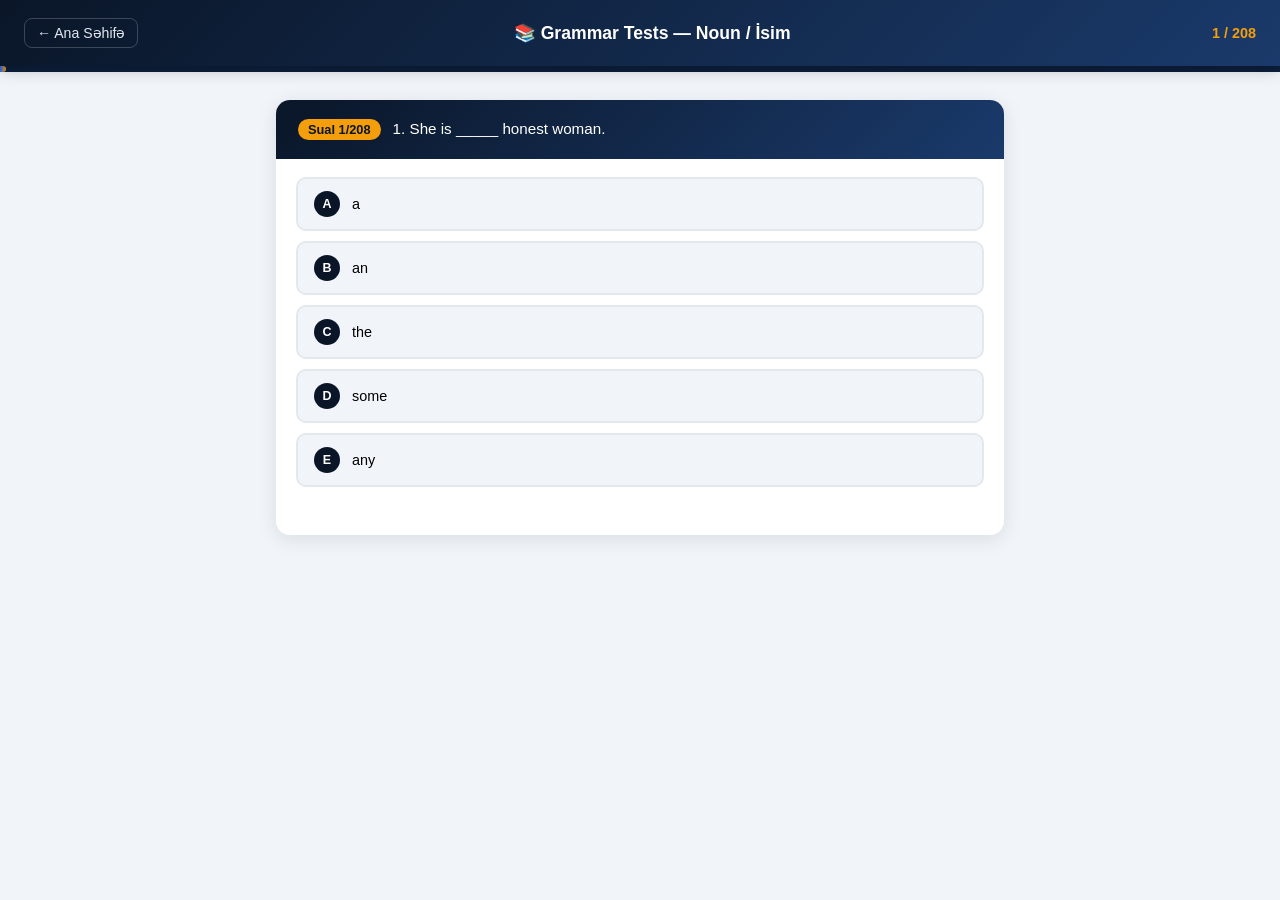
<file: quiz-grammar.html>
<!DOCTYPE html>
<html lang="en">
<head>
<meta charset="UTF-8"/>
<meta name="viewport" content="width=device-width, initial-scale=1.0"/>
<title>Grammar Tests - Noun | Şəhla Müseyibova</title>
<link rel="stylesheet" href="quiz-template.css"/>
</head>
<body>
<div class="quiz-header">
  <a href="index.html">&#8592; Ana Səhifə</a>
  <div class="quiz-title">&#128218; Grammar Tests — Noun / İsim</div>
  <div class="quiz-counter" id="counter">1 / 208</div>
</div>
<div class="progress-wrap"><div class="progress-bar" id="progressBar" style="width:0.5%"></div></div>
<main id="quizMain"></main>
<div id="result-screen">
  <div class="result-emoji" id="resultEmoji">&#127942;</div>
  <div class="result-title">Test Başa Çatdı!</div>
  <div class="result-score" id="resultScore"></div>
  <div class="result-detail">
    <div class="result-stat"><div class="result-stat-num stat-c" id="correctCount">0</div><div class="result-stat-lbl">&#10003; Düzgün</div></div>
    <div class="result-stat"><div class="result-stat-num stat-w" id="wrongCount">0</div><div class="result-stat-lbl">&#10007; Yanlış</div></div>
    <div class="result-stat"><div class="result-stat-num" style="color:#2563eb" id="percentCount">0%</div><div class="result-stat-lbl">Nəticə</div></div>
  </div>
  <button class="restart-btn" onclick="restartQuiz()">&#128257; Yenidən Başla</button>
  <a href="index.html" class="back-btn-result">&#127968; Ana Səhifə</a>
</div>
<script src="quiz-grammar-data.js"></script>
<script>
var score=0,wrong=0;
function buildQuestions(){
  var main=document.getElementById("quizMain");
  main.innerHTML="";
  questions.forEach(function(q,i){
    var card=document.createElement("div");
    card.className="question-card"+(i===0?" active":"");
    card.id="q"+i;
    var L=["A","B","C","D","E"];
    var optsHtml=q.opts.map(function(opt,oi){
      return "<button class=\"option-btn\" onclick=\"answer("+i+","+oi+")\" id=\"opt_"+i+"_"+oi+"\"><span class=\"option-label\">"+L[oi]+"</span><span>"+opt+"</span></button>";
    }).join("");
    card.innerHTML="<div class=\"q-header\"><span class=\"q-number\">Sual "+(i+1)+"/"+questions.length+"</span><span class=\"q-text\">"+q.q+"</span></div><div class=\"options\">"+optsHtml+"</div><div class=\"feedback\" id=\"fb_"+i+"\"></div><div class=\"q-nav\"><button class=\"next-btn\" id=\"next_"+i+"\" onclick=\"nextQ("+i+")\">"+( i<questions.length-1?"Növbəti &#8594;":"Nəticə &#128202;")+"</button></div>";
    main.appendChild(card);
  });
}
function answer(qIdx,optIdx){
  var q=questions[qIdx];
  var btns=document.querySelectorAll("[id^=\"opt_"+qIdx+"_\"]");
  for(var b=0;b<btns.length;b++){btns[b].disabled=true;}
  var fb=document.getElementById("fb_"+qIdx);
  var L=["A","B","C","D","E"];
  if(optIdx===q.ans){
    score++;
    document.getElementById("opt_"+qIdx+"_"+optIdx).classList.add("correct");
    fb.innerHTML="&#10003; Düzgündür!";
    fb.className="feedback show correct-fb";
  } else {
    wrong++;
    document.getElementById("opt_"+qIdx+"_"+optIdx).classList.add("wrong");
    document.getElementById("opt_"+qIdx+"_"+q.ans).classList.add("correct");
    fb.innerHTML="&#10007; Yanlışdır! Düzgün cavab: "+L[q.ans]+") "+q.opts[q.ans];
    fb.className="feedback show wrong-fb";
  }
  document.getElementById("next_"+qIdx).classList.add("show");
}
function nextQ(cur){
  document.getElementById("q"+cur).classList.remove("active");
  var nxt=cur+1;
  if(nxt<questions.length){
    document.getElementById("q"+nxt).classList.add("active");
    var pct=Math.round((nxt/questions.length)*100);
    document.getElementById("progressBar").style.width=Math.max(pct,1)+"%";
    document.getElementById("counter").textContent=(nxt+1)+" / "+questions.length;
  } else {showResult();}
}
function showResult(){
  document.getElementById("quizMain").style.display="none";
  document.getElementById("result-screen").classList.add("show");
  var pct=Math.round((score/questions.length)*100);
  var el=document.getElementById("resultScore");
  el.textContent=score+" / "+questions.length;
  el.className="result-score "+(pct>=70?"score-green":pct>=50?"score-yellow":"score-red");
  document.getElementById("resultEmoji").textContent=pct>=70?"&#127942;":"&#128170;";
  document.getElementById("correctCount").textContent=score;
  document.getElementById("wrongCount").textContent=wrong;
  document.getElementById("percentCount").textContent=pct+"%";
  document.getElementById("progressBar").style.width="100%";
}
function restartQuiz(){
  score=0;wrong=0;
  document.getElementById("result-screen").classList.remove("show");
  document.getElementById("quizMain").style.display="";
  document.getElementById("progressBar").style.width="0.5%";
  document.getElementById("counter").textContent="1 / "+questions.length;
  buildQuestions();
}
buildQuestions();
</script>
</body>
</html>
</file>
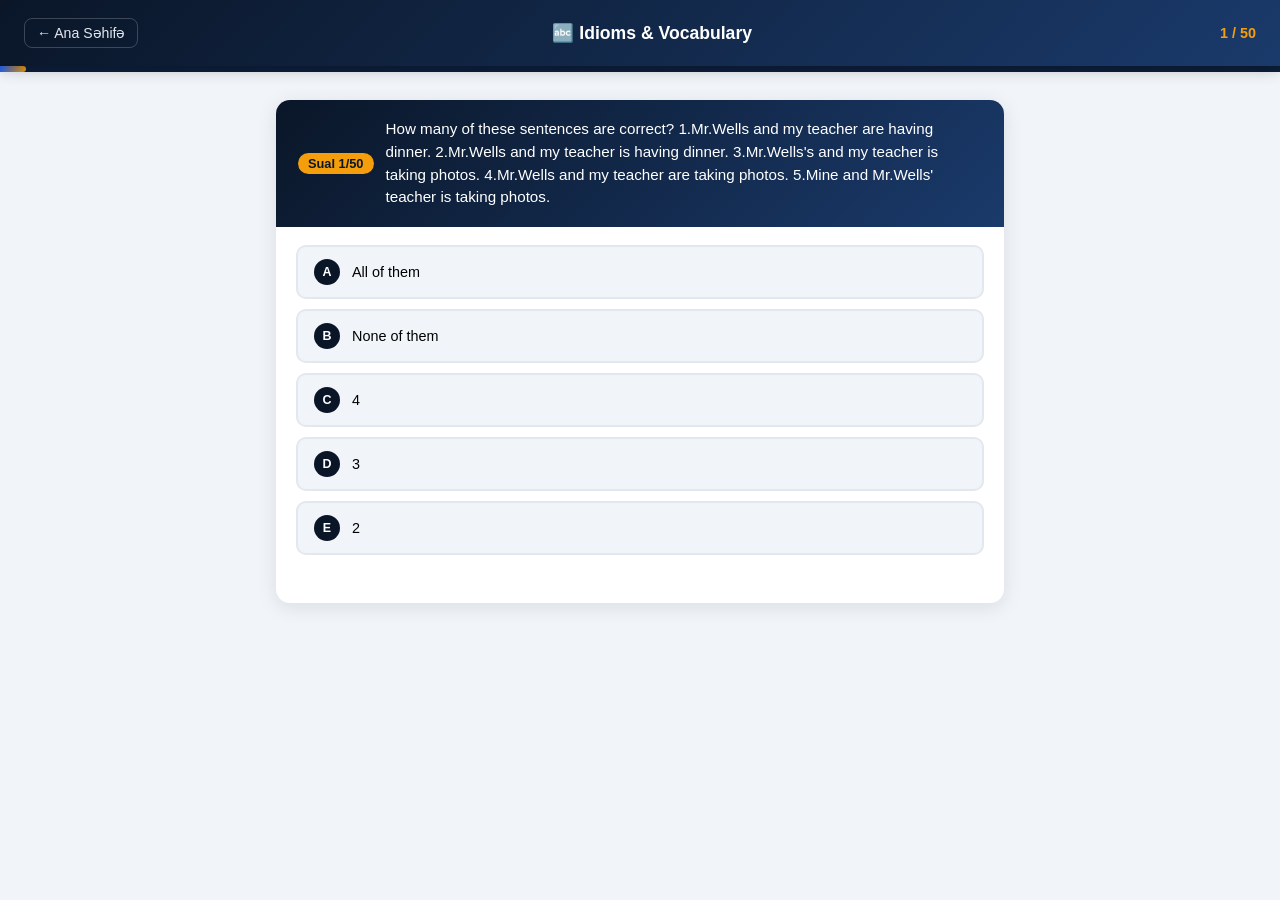
<file: quiz-idioms.html>
<!DOCTYPE html>
<html lang="en">
<head>
<meta charset="UTF-8"/>
<meta name="viewport" content="width=device-width, initial-scale=1.0"/>
<title>Idioms & Vocabulary Test</title>
<link rel="stylesheet" href="quiz-template.css"/>
</head>
<body>
<div class="quiz-header">
  <a href="index.html">← Ana Səhifə</a>
  <div class="quiz-title">🔤 Idioms &amp; Vocabulary</div>
  <div class="quiz-counter" id="counter">1 / 50</div>
</div>
<div class="progress-wrap"><div class="progress-bar" id="progressBar" style="width:2%"></div></div>
<main id="quizMain"></main>
<div id="result-screen">
  <div class="result-emoji" id="resultEmoji">🎉</div>
  <div class="result-title">Test Başa Çatdı!</div>
  <div class="result-score" id="resultScore"></div>
  <div class="result-detail">
    <div class="result-stat"><div class="result-stat-num stat-c" id="correctCount">0</div><div class="result-stat-lbl">✅ Düzgün</div></div>
    <div class="result-stat"><div class="result-stat-num stat-w" id="wrongCount">0</div><div class="result-stat-lbl">❌ Yanlış</div></div>
    <div class="result-stat"><div class="result-stat-num" style="color:#2563eb" id="percentCount">0%</div><div class="result-stat-lbl">Nəticə</div></div>
  </div>
  <button class="restart-btn" onclick="restartQuiz()">🔄 Yenidən Başla</button>
  <a href="index.html" class="back-btn-result">🏠 Ana Səhifə</a>
</div>
<script>
var questions=[
{q:"How many of these sentences are correct? 1.Mr.Wells and my teacher are having dinner. 2.Mr.Wells and my teacher is having dinner. 3.Mr.Wells's and my teacher is taking photos. 4.Mr.Wells and my teacher are taking photos. 5.Mine and Mr.Wells' teacher is taking photos.",opts:["All of them","None of them","4","3","2"],ans:0},
{q:"One of the given idioms means 'with part of the pages folded down as the result of a lot of use'.",opts:["Why don't you take the bull by the horns and tell him to leave?","If libraries buy new copies of popular books, which they have to do because popular books become dog-eared and worn, more royalties go to the heirs.","I'd love to be a fly on the wall when those two get home!","Everyone knows it's a dog's life in this business.","I had a frog in my throat and had to clear my throat several times before I could answer."],ans:3},
{q:"After two hours spent wandering in the snow, I realized we were on ...",opts:["a wolf in sheep's clothing","bookworms","like a fish out of water","a pig sty","a wild goose chase"],ans:3},
{q:"I know it's true, because I got it straight from ... — Katie told me herself.",opts:["the dog's mouth","the frog's eyes","the horse's mouth","the chicken's feather","the donkey's eyes"],ans:2},
{q:"Which of the given words has the definitions: 'a wide street in a town or city', 'a wide straight road with trees on both sides', 'a choice or way of making progress towards something'?",opts:["forest","street","avenue","fountain","department store"],ans:2},
{q:"How do we call the person whose job is making and repairing wooden objects and structures?",opts:["carpet","designer","carpenter","babysitter","winner"],ans:0},
{q:"... means 'to fasten something in place' / 'to fasten pieces of cloth together temporarily with long, loose stitches before sewing them finally'?",opts:["stick","trick","promise","tack","kick"],ans:4},
{q:"'Clip' means ...",opts:["a small metal or plastic object used for holding things together or in place","a piece of thick woven material made of wool","sweet food made of sugar and/or chocolate, eaten between meals","a tall plant grown for its large yellow grains used for making flour","a small part of a machine that you press to make it work"],ans:2},
{q:"Choose the sentence without predicate noun.",opts:["Love is a virtue.","He looks like a really bully.","Jenny, I have some problems.","Sorry, Mr. President, it was my fault.","Maybe this is a blessing in disguise."],ans:3},
{q:"It's time to ... your schoolwork ... — you can't rely on your friends to help you with every class.",opts:["take / into your own hands","put / into your own hands","give / into own hands","have time / on your hands","have your hands full"],ans:2},
{q:"One of the idioms means 'to try to discover things which do not involve you'.",opts:["I wish my neighbors would quit sticking their noses in and just leave us alone!","She turned up her nose at the job because she didn't think it had enough status.","Kids in my class were all ears when I was telling them the story.","Hey kids, shake a leg! You're going to be late for school!","I made the mildest of criticisms and he jumped down my throat."],ans:4},
{q:"The children broke the window pane while playing and had to ... when their parents returned home.",opts:["vanish off the face of the earth","somebody's face","get a long face","face the music","put a face to a name"],ans:2},
{q:"'...' means 'to fail or make an embarrassing mistake when you try to do something'.",opts:["do sth till you are blue in face","take sth at face value","fall flat on your face","be written all over your face","to sb's face"],ans:1},
{q:"I (hope) that our team will win the championship again this year.",opts:["am twisting me round my little finger","am having something at my finger-tips","am crossing my fingers","am under his thumb","am counting the fingers of one hand"],ans:1},
{q:"I usually have my address book at my fingertips. This means ...",opts:["to believe in luck","to buy","a talent for gardening","to persuade somebody to do anything you want","to be able to find it easily"],ans:1},
{q:"Now we have fewer staff in this department, I'm rushed off my feet. This means ...",opts:["I am very busy.","I am very happy.","I am very disappointed.","I am very excited.","I am feeling suspicious."],ans:0},
{q:"Which of these idioms means 'to go to a place'?",opts:["stand on your own feet","keep your feet on the ground","land on your feet","think on your feet","set foot in/on"],ans:3},
{q:"One of these idioms means 'used to say that someone becomes sad or disappointed about something'.",opts:["break sb's heart","have heart-to-heart about sth","heart sink","have a change of heart","have heart of stone"],ans:3},
{q:"I didn't want to believe it, but ... I knew that it was true.",opts:["heart is in sth","have a heart of gold","near to your heart","in my heart of hearts","a woman after your own heart"],ans:1},
{q:"Match the proverbs with their definitions: 1.Every cloud has a silver lining. 2.The grass is always greener on the other side of the fence. 3.The squeaky wheel gets the grease. Which order matches: a.complaining gets attention b.others' lives look better c.difficult times lead to better things?",opts:["1c, 2b, 3a","1a, 2c, 3b","1b, 2a, 3c","1c, 2a, 3b","1a, 2b, 3c"],ans:0},
{q:"My sister lives in Alaska, so I only see her once in a blue moon. This means ...",opts:["very often","not very often","always","usually","once a month"],ans:1},
{q:"Almost 3,000 jobs have been lost recently, and a further 3,000 are on a line. This means ...",opts:["are sacked","are abroad","are satisfied","want a higher salary","are at risk"],ans:1},
{q:"We'd been out walking all day and I was on my last legs when we reached the hotel. This means ...",opts:["very happy","very tired","very disappointed","very astonished","very thoughtful"],ans:0},
{q:"Match the sentences with the phrasal verb 'take': 1.She took me ... completely with her story. 2.Halfway through the chapter I realized I hadn't taken anything .... 3.How many teeth did the dentist take ...? 4.I've taken ... waking up very early. 5.He hasn't taken ... his new school.",opts:["1-in, 2-in, 3-out, 4-to, 5-to","1-in, 2-in, 3-out, 4-to, 5-to","1-to, 2-in, 3-out, 4-to, 5-to","1-in, 2-in, 3-out, 4-to, 5-in","1-in, 2-out, 3-in, 4-to, 5-to"],ans:1},
{q:"Match the phrasal verbs: 1.Glenn has taken ... painting. 2.As the plane was taking ..., I realised I hadn't turned off the iron. 3.It must be difficult to give ... teaching in order to travel. 4.John's always been difficult. He must take ... his dad. 5.This meat can't be fresh — taking it ... to the butcher. 6.Brendan was taken ... by her sudden question. 7.He was homeless, so we took him ....",opts:["1-up, 2-off, 3-up, 4-after, 5-back, 6-aback, 7-in","1-off, 2-up, 3-back, 4-after, 5-in, 6-aback, 7-up","1-up, 2-off, 3-up, 4-in, 5-back, 6-aback, 7-after","1-after, 2-off, 3-up, 4-up, 5-back, 6-in, 7-aback","1-up, 2-in, 3-off, 4-after, 5-back, 6-aback, 7-up"],ans:0},
{q:"Match 1-5 with a-e: 1.an apparent misfortune that eventually has good results. 2.unexpectedly. 3.to stop behaving or living in a way that is not practical. 4.to need to consider something again, because you are wrong. 5.to get more than one expected.",opts:["1-a (blessing in disguise), 2-c (out of the blue), 3-e (come back to earth), 4-d (got another think coming), 5-b (harder than one bargains for)","1-b, 2-a, 3-c, 4-d, 5-e","1-c, 2-b, 3-a, 4-e, 5-d","1-a, 2-b, 3-c, 4-d, 5-e","1-d, 2-c, 3-b, 4-a, 5-e"],ans:2},
{q:"'To have/keep an eye on someone or something' means ...",opts:["to be in love with someone","to watch carefully","to be jealous of someone","to ignore someone","to forget someone"],ans:2},
{q:"'To turn a blind eye to something' means ...",opts:["to look at something carefully","to pretend not to notice","to be surprised at something","to correct a mistake","to explain something clearly"],ans:4},
{q:"Which idiom means 'to avoid making a decision or taking sides in a dispute'?",opts:["keep your chin up","sit on the fence","bite the bullet","burn bridges","miss the boat"],ans:4},
{q:"'It cost an arm and a leg' means ...",opts:["it was very cheap","it was very expensive","it was dangerous","it was unnecessary","it was stolen"],ans:0},
{q:"'To bite the bullet' means ...",opts:["to eat too fast","to be very aggressive","to endure a difficult or painful situation","to make a careless mistake","to refuse to cooperate"],ans:2},
{q:"Which idiom means 'to suddenly become very angry'?",opts:["hit the nail on the head","hit the roof","hit the road","hit the books","hit the sack"],ans:3},
{q:"'To let the cat out of the bag' means ...",opts:["to release a cat","to reveal a secret unintentionally","to make someone angry","to cause a lot of trouble","to be very mysterious"],ans:0},
{q:"'Under the weather' means ...",opts:["outside in bad weather","feeling ill or unwell","being very successful","working too hard","being very cold"],ans:1},
{q:"Which idiom means 'to not tell someone important news until the last moment'?",opts:["add fuel to the fire","keep someone in the dark","bite the hand that feeds you","pass the buck","pull someone's leg"],ans:3},
{q:"'To pull someone's leg' means ...",opts:["to hurt someone physically","to force someone to do something","to joke with someone or tell them something that is not true","to help someone in need","to follow someone secretly"],ans:4},
{q:"Which idiom means 'very common and not interesting or exciting'?",opts:["out of the blue","run-of-the-mill","once in a blue moon","at the drop of a hat","in the same boat"],ans:1},
{q:"'In the same boat' means ...",opts:["travelling together","sharing the same difficult situation","working together on a project","having the same hobby","living in the same place"],ans:1},
{q:"'To get cold feet' means ...",opts:["to feel physically cold","to become nervous or frightened about doing something you had planned to do","to refuse someone's request","to fail at something important","to lose a competition"],ans:3},
{q:"Which idiom means 'to finally understand something after a long time'?",opts:["see eye to eye","see the light","see red","see the big picture","see through someone"],ans:3},
{q:"'To see eye to eye' means ...",opts:["to stare at someone","to agree with someone about something","to be physically close to someone","to compete with someone","to misunderstand someone"],ans:2},
{q:"'To beat around the bush' means ...",opts:["to exercise in the garden","to avoid talking about what is most important","to make a lot of noise","to search for something carefully","to hide in a forest"],ans:3},
{q:"Which idiom means 'to do something difficult or risky that might fail'?",opts:["jump on the bandwagon","go out on a limb","pass the buck","sit on the fence","bite the hand that feeds you"],ans:3},
{q:"'To burn the midnight oil' means ...",opts:["to waste energy","to work or study late into the night","to be very angry","to celebrate something","to cause a fire"],ans:0},
{q:"Which idiom means 'to decide to do something at the last minute without planning'?",opts:["play it by ear","bite off more than you can chew","let sleeping dogs lie","kick the bucket","jump to conclusions"],ans:0},
{q:"'To bite off more than you can chew' means ...",opts:["to eat too much food","to take on more responsibility than you can handle","to be very greedy","to make a careless mistake","to refuse help from others"],ans:4},
{q:"'Let sleeping dogs lie' means ...",opts:["to be lazy","to avoid bringing up old problems or arguments","to be very quiet","to ignore everyone around you","to pretend to sleep"],ans:1},
{q:"Which idiom means 'to die'?",opts:["kick the bucket","bite the bullet","hit the sack","see the light","jump the gun"],ans:4},
{q:"'To jump to conclusions' means ...",opts:["to be very athletic","to make a quick decision without thinking carefully first","to celebrate success","to be overly enthusiastic","to agree with everyone"],ans:0},
{q:"'The ball is in your court' means ...",opts:["you are playing sport","it is now your turn to take action or make a decision","you have won a game","you are responsible for someone else","you need to ask for help"],ans:2}
];
var score=0,wrong=0;
function buildQuestions(){
  var main=document.getElementById("quizMain");
  main.innerHTML="";
  questions.forEach(function(q,i){
    var card=document.createElement("div");
    card.className="question-card"+(i===0?" active":"");
    card.id="q"+i;
    var L=["A","B","C","D","E"];
    var optsHtml=q.opts.map(function(opt,oi){
      return "<button class=\"option-btn\" onclick=\"answer("+i+","+oi+")\" id=\"opt_"+i+"_"+oi+"\"><span class=\"option-label\">"+L[oi]+"</span><span>"+opt+"</span></button>";
    }).join("");
    card.innerHTML="<div class=\"q-header\"><span class=\"q-number\">Sual "+(i+1)+"/"+questions.length+"</span><span class=\"q-text\">"+q.q+"</span></div><div class=\"options\">"+optsHtml+"</div><div class=\"feedback\" id=\"fb_"+i+"\"></div><div class=\"q-nav\"><button class=\"next-btn\" id=\"next_"+i+"\" onclick=\"nextQ("+i+")\">"+( i<questions.length-1?"Novbeti &#8594;":"Netice &#128202;")+"</button></div>";
    main.appendChild(card);
  });
}
function answer(qIdx,optIdx){
  var q=questions[qIdx];
  var btns=document.querySelectorAll("[id^=\"opt_"+qIdx+"_\"]");
  for(var b=0;b<btns.length;b++){btns[b].disabled=true;}
  var fb=document.getElementById("fb_"+qIdx);
  var L=["A","B","C","D","E"];
  if(optIdx===q.ans){
    score++;
    document.getElementById("opt_"+qIdx+"_"+optIdx).classList.add("correct");
    fb.innerHTML="&#10003; Duzgundur!";
    fb.className="feedback show correct-fb";
  } else {
    wrong++;
    document.getElementById("opt_"+qIdx+"_"+optIdx).classList.add("wrong");
    document.getElementById("opt_"+qIdx+"_"+q.ans).classList.add("correct");
    fb.innerHTML="&#10007; Yanlisdir! Duzgun cavab: "+L[q.ans]+") "+q.opts[q.ans];
    fb.className="feedback show wrong-fb";
  }
  document.getElementById("next_"+qIdx).classList.add("show");
}
function nextQ(cur){
  document.getElementById("q"+cur).classList.remove("active");
  var nxt=cur+1;
  if(nxt<questions.length){
    document.getElementById("q"+nxt).classList.add("active");
    var pct=Math.round((nxt/questions.length)*100);
    document.getElementById("progressBar").style.width=Math.max(pct,1)+"%";
    document.getElementById("counter").textContent=(nxt+1)+" / "+questions.length;
  } else {showResult();}
}
function showResult(){
  document.getElementById("quizMain").style.display="none";
  document.getElementById("result-screen").classList.add("show");
  var pct=Math.round((score/questions.length)*100);
  var el=document.getElementById("resultScore");
  el.textContent=score+" / "+questions.length;
  el.className="result-score "+(pct>=70?"score-green":pct>=50?"score-yellow":"score-red");
  document.getElementById("resultEmoji").textContent=pct>=70?"🎉":pct>=50?"👍":"💪";
  document.getElementById("correctCount").textContent=score;
  document.getElementById("wrongCount").textContent=wrong;
  document.getElementById("percentCount").textContent=pct+"%";
  document.getElementById("progressBar").style.width="100%";
}
function restartQuiz(){
  score=0;wrong=0;
  document.getElementById("result-screen").classList.remove("show");
  document.getElementById("quizMain").style.display="";
  document.getElementById("progressBar").style.width="2%";
  document.getElementById("counter").textContent="1 / "+questions.length;
  buildQuestions();
}
buildQuestions();
</script>
</body>
</html>
</file>
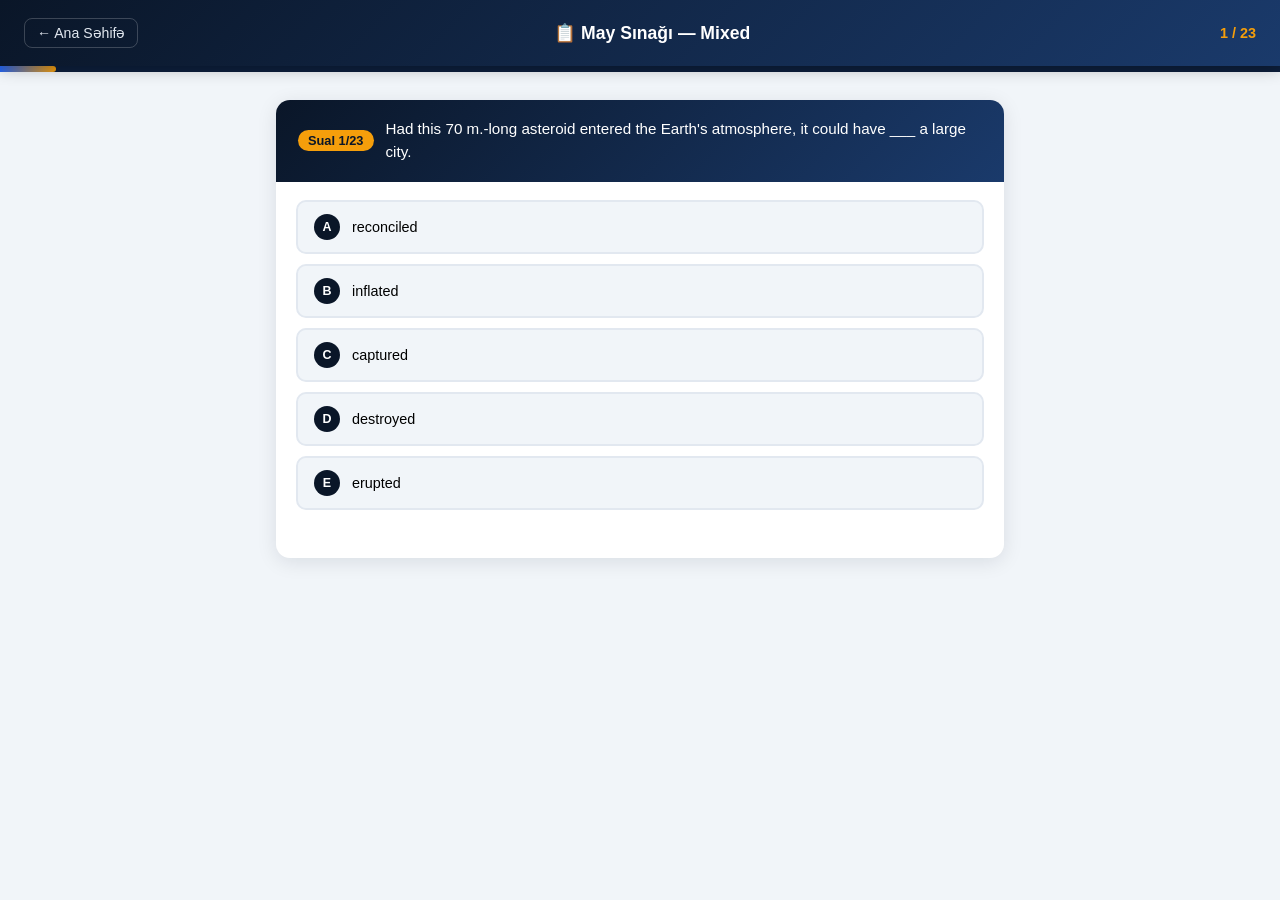
<file: quiz-mixed.html>
<!DOCTYPE html>
<html lang="en">
<head>
<meta charset="UTF-8"/>
<meta name="viewport" content="width=device-width, initial-scale=1.0"/>
<title>May Sınağı — Mixed Grammar Test</title>
<link rel="stylesheet" href="quiz-template.css"/>
</head>
<body>

<div class="quiz-header">
  <a href="index.html">← Ana Səhifə</a>
  <div class="quiz-title">📋 May Sınağı — Mixed</div>
  <div class="quiz-counter" id="counter">1 / 23</div>
</div>
<div class="progress-wrap">
  <div class="progress-bar" id="progressBar" style="width:4.35%"></div>
</div>

<main id="quizMain">
  <!-- Questions injected by JS -->
</main>

<div id="result-screen">
  <div class="result-emoji" id="resultEmoji">🎉</div>
  <div class="result-title">Test Başa Çatdı!</div>
  <div class="result-score" id="resultScore"></div>
  <div class="result-detail">
    <div class="result-stat"><div class="result-stat-num stat-c" id="correctCount">0</div><div class="result-stat-lbl">✅ Düzgün</div></div>
    <div class="result-stat"><div class="result-stat-num stat-w" id="wrongCount">0</div><div class="result-stat-lbl">❌ Yanlış</div></div>
    <div class="result-stat"><div class="result-stat-num" style="color:#2563eb" id="percentCount">0%</div><div class="result-stat-lbl">Nəticə</div></div>
  </div>
  <button class="restart-btn" onclick="restartQuiz()">🔄 Yenidən Başla</button>
  <a href="index.html" class="back-btn-result">🏠 Ana Səhifə</a>
</div>

<script>
const questions = [
  {
    q: "Had this 70 m.-long asteroid entered the Earth's atmosphere, it could have ___ a large city.",
    opts: ["reconciled","inflated","captured","destroyed","erupted"],
    ans: 3
  },
  {
    q: "Researchers attending the World Water Forum in Kyoto last year argued that collecting and using water more ___ would lessen the need for more dams.",
    opts: ["efficiently","plentifully","wastefully","remarkably","speedily"],
    ans: 0
  },
  {
    q: "Apparently the drop in farm incomes had nothing ___ the introduction of modern farming methods.",
    opts: ["close down","make out","sort out","force out","do with"],
    ans: 4
  },
  {
    q: "Since the equator is the closest place ___ earth to the sun, the atmosphere ___ it absorbs the most solar energy.",
    opts: ["in / at","of / through","with / across","at / over","on / around"],
    ans: 4
  },
  {
    q: "Schizophrenia, a behavioural ___, may well be triggered by genetic predisposition, stress, drugs, or infections.",
    opts: ["inclination","disorder","diagnosis","inhibition","transplantation"],
    ans: 1
  },
  {
    q: "I think Jack ___ moving to a quieter area when he ___ next summer.",
    opts: ["has considered / will retire","considered / will have retired","will be considering / retire","is considering / retires","had considered / is retiring"],
    ans: 3
  },
  {
    q: "Whereas in 1975 only one in every ten new enterprises ___ by a woman, in 1989 this figure ___ to one in three.",
    opts: ["established / was increased","was established / had increased","was establishing / would increase","had established / had been increased","would establish / was increasing"],
    ans: 1
  },
  {
    q: "Although the scientific community had hoped that the field of transplantation ___, the shortage of organ donors has curtailed research.",
    opts: ["has progressed","would progress","must have progressed","is progressing","had progressed"],
    ans: 4
  },
  {
    q: "Jane wasn't actually feeling fit enough to work overtime; ___, she did it as she was in dire need of money.",
    opts: ["therefore","besides","nonetheless","despite","on the other hand"],
    ans: 2
  },
  {
    q: "Some of the delegates were ___ with the Chairman's speech ___ they walked out.",
    opts: ["too disappointed / that","more disappointing / than","so disappointed / that","so disappointing / than","as disappointed / as"],
    ans: 2
  },
  {
    q: "This material is ___ to be stitched together on a sewing machine.",
    opts: ["too delicate","as delicately as","so delicate that","delicately enough","such a delicate"],
    ans: 3
  },
  {
    q: "___ engaged in as competition ___ as recreation, water-skiing is an exhilarating outdoor sport.",
    opts: ["No sooner / than","Unless / and","Whether / or","Hardly / when","The more / the less"],
    ans: 2
  },
  {
    q: "___ the work was physically demanding, and at times we felt really exhausted, seeing the end result was very satisfying.",
    opts: ["Owing to","Even though","No matter","As though","However"],
    ans: 1
  },
  {
    q: "Which of the following sentences can be converted to passive voice by means of 'it'? 1.We agreed to be there at 2 o'clock. 2.We expected to be there at 2 o'clock. 3.We started to make a profit. 4.They decided to live there forever.",
    opts: ["1, 4","All of them","2, 3","All except 1","All except 3"],
    ans: 3
  },
  {
    q: "Choose the odd one out. Original: 'Hadn't I missed that plane on that day, I wouldn't be alive now.'",
    opts: ["Aren't I lucky to have missed that plane!","If I am alive today, it is because I didn't get on that plane that day.","The fact that I am alive today is due to the fact that I didn't miss that plane.","If I hadn't missed that plane, I wouldn't be here talking to you now.","I owe my life to the fact that I missed that plane that day."],
    ans: 2
  },
  {
    q: "Choose the odd one out. Original: 'The man left the room angrily. You had talked to that man's wife the day before.'",
    opts: ["The man left the room angrily because you had talked to his wife the day before.","The man whose wife you had talked to the day before left the room angrily.","The man who left the room angrily is the husband of the woman you had talked to the day before.","I don't know whether or not the man was angry because you had talked to his wife the day before.","All I know is that you had talked to that man's wife the day before and that he now left the room angrily."],
    ans: 3
  },
  {
    q: "Whether you're a mother, a mother-to-be or not even thinking about being a mom, there is still something to interest you in this book. Which sentence best expresses this?",
    opts: ["The secrets of making a successful marriage are revealed in this book for all women, married or not.","This book offers us a comparison between women who are also mothers and those who are not even thinking of becoming a mother.","All men and women must read this book in order to learn something about what motherhood means.","This book was written by women, for women, about women, whether they are mothers or not.","You would be wise to read this book if you are already a mother, or if you are shortly to become a mother, or even if you have no intention of ever becoming a mother."],
    ans: 4
  },
  {
    q: "Mankind first used indestructible materials to erect large structures ___ in but ___ their gods from.",
    opts: ["without living / being worshipped","to be living / having worshipped","having lived / to be worshipped","not to live / to worship","by not living / worshipped"],
    ans: 2
  },
  {
    q: "___ at the details of the famous sculptor Rodin's works, we can see his ability ___ feeling through facial expression and through hands.",
    opts: ["To look / being conveyed","By looking / to convey","Having looked / convey","To be looking / conveying","Being looked / to be conveying"],
    ans: 1
  },
  {
    q: "Remember ___ off the washing machine before you leave home, will you?",
    opts: ["switching","to have switched","having switched","switch","to switch"],
    ans: 4
  },
  {
    q: "Both sides seem ___ on to their determination ___ a peaceful solution, don't they?",
    opts: ["to be held / finding","to be holding / to find","holding / to be finding","having held / found","held / having found"],
    ans: 1
  },
  {
    q: "I wish you ___ me from the station to inform me that you were on your way — I ___ the dinner ready for your arrival home.",
    opts: ["phone / can prepare","have phoned / will have prepared","phoned / will be preparing","would phone / have prepared","had phoned / could have prepared"],
    ans: 4
  },
  {
    q: "Had the Millennium Dome not been built, 750 million pounds ___ on health and education.",
    opts: ["can be spent","must have been spent","could have been spent","will have spent","had been spending"],
    ans: 2
  }
];

let current = 0;
let score = 0;
let wrong = 0;

function buildQuestions() {
  const main = document.getElementById('quizMain');
  main.innerHTML = '';
  questions.forEach((q, i) => {
    const card = document.createElement('div');
    card.className = 'question-card' + (i === 0 ? ' active' : '');
    card.id = 'q' + i;

    const labels = ['A','B','C','D','E'];
    const optsHtml = q.opts.map((opt, oi) => `
      <button class="option-btn" onclick="answer(${i},${oi})" id="opt_${i}_${oi}">
        <span class="option-label">${labels[oi]}</span>
        <span>${opt}</span>
      </button>`).join('');

    card.innerHTML = `
      <div class="q-header">
        <span class="q-number">Sual ${i+1}/${questions.length}</span>
        <span class="q-text">${q.q}</span>
      </div>
      <div class="options">${optsHtml}</div>
      <div class="feedback" id="fb_${i}"></div>
      <div class="q-nav">
        <button class="next-btn" id="next_${i}" onclick="nextQ(${i})">
          ${i < questions.length-1 ? 'Növbəti Sual →' : '📊 Nəticəyə Bax'}
        </button>
      </div>`;
    main.appendChild(card);
  });
}

function answer(qIdx, optIdx) {
  const q = questions[qIdx];
  const buttons = document.querySelectorAll(`[id^="opt_${qIdx}_"]`);
  buttons.forEach(b => b.disabled = true);

  const fb = document.getElementById('fb_' + qIdx);
  const labels = ['A','B','C','D','E'];

  if (optIdx === q.ans) {
    score++;
    document.getElementById(`opt_${qIdx}_${optIdx}`).classList.add('correct');
    fb.textContent = '✅ Düzgündür!';
    fb.className = 'feedback show correct-fb';
  } else {
    wrong++;
    document.getElementById(`opt_${qIdx}_${optIdx}`).classList.add('wrong');
    document.getElementById(`opt_${qIdx}_${q.ans}`).classList.add('correct');
    fb.textContent = `❌ Yanlışdır! Düzgün cavab: ${labels[q.ans]}) ${q.opts[q.ans]}`;
    fb.className = 'feedback show wrong-fb';
  }

  document.getElementById('next_' + qIdx).classList.add('show');
}

function nextQ(current) {
  document.getElementById('q' + current).classList.remove('active');
  const next = current + 1;
  if (next < questions.length) {
    document.getElementById('q' + next).classList.add('active');
    updateProgress(next);
  } else {
    showResult();
  }
}

function updateProgress(idx) {
  const pct = Math.round(((idx) / questions.length) * 100);
  document.getElementById('progressBar').style.width = Math.max(pct, 2) + '%';
  document.getElementById('counter').textContent = (idx+1) + ' / ' + questions.length;
}

function showResult() {
  document.getElementById('quizMain').style.display = 'none';
  const rs = document.getElementById('result-screen');
  rs.classList.add('show');
  const pct = Math.round((score / questions.length) * 100);
  const scoreEl = document.getElementById('resultScore');
  scoreEl.textContent = score + ' / ' + questions.length;
  scoreEl.className = 'result-score ' + (pct >= 70 ? 'score-green' : pct >= 50 ? 'score-yellow' : 'score-red');
  document.getElementById('resultEmoji').textContent = pct >= 70 ? '🎉' : pct >= 50 ? '👍' : '💪';
  document.getElementById('correctCount').textContent = score;
  document.getElementById('wrongCount').textContent = wrong;
  document.getElementById('percentCount').textContent = pct + '%';
  document.getElementById('progressBar').style.width = '100%';
}

function restartQuiz() {
  current = 0; score = 0; wrong = 0;
  document.getElementById('result-screen').classList.remove('show');
  document.getElementById('quizMain').style.display = '';
  updateProgress(0);
  buildQuestions();
}

buildQuestions();
</script>
</body>
</html>
</file>
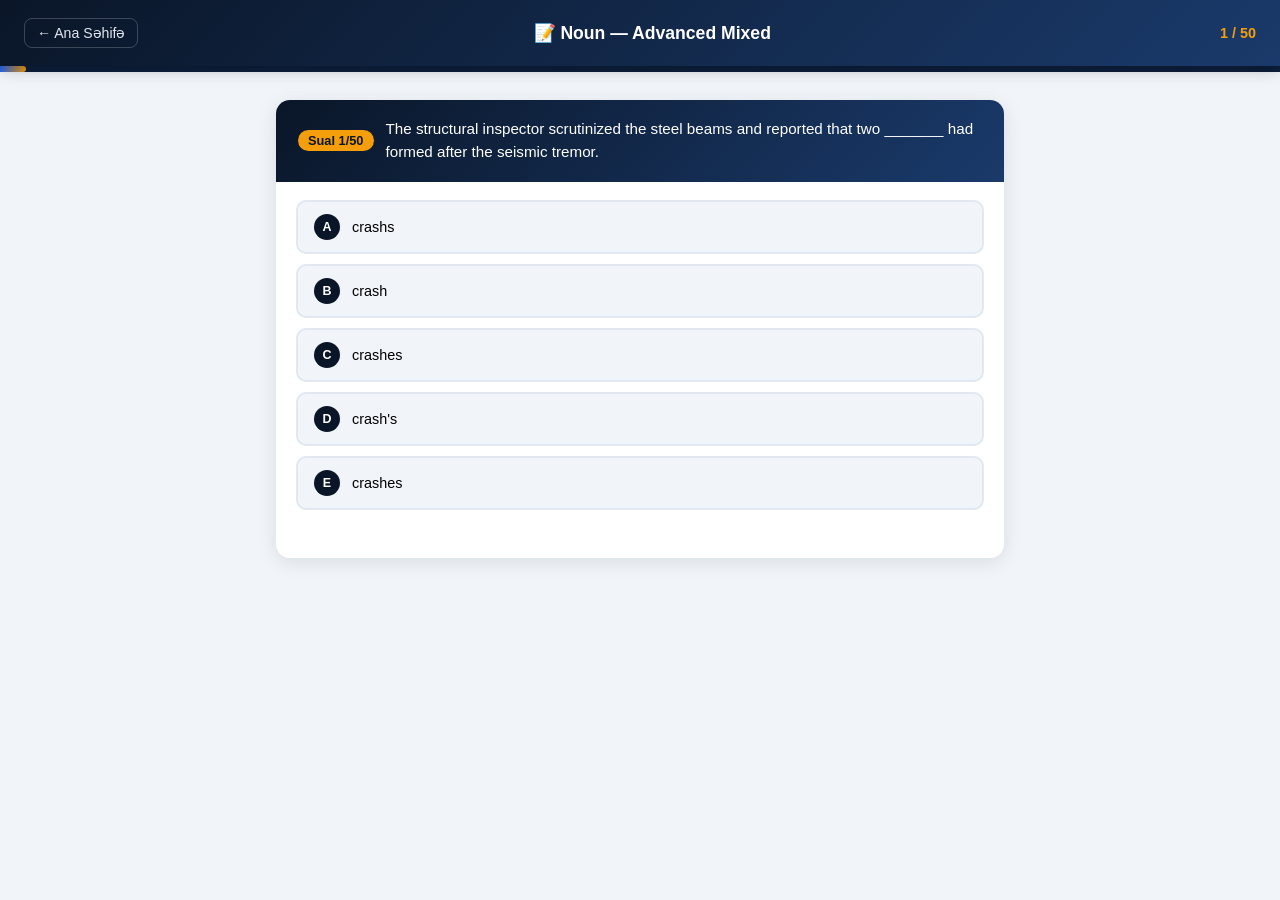
<file: quiz-noun.html>
<!DOCTYPE html>
<html lang="en">
<head>
<meta charset="UTF-8"/>
<meta name="viewport" content="width=device-width, initial-scale=1.0"/>
<title>Noun Advanced — Mixed Test</title>
<link rel="stylesheet" href="quiz-template.css"/>
</head>
<body>

<div class="quiz-header">
  <a href="index.html">← Ana Səhifə</a>
  <div class="quiz-title">📝 Noun — Advanced Mixed</div>
  <div class="quiz-counter" id="counter">1 / 50</div>
</div>
<div class="progress-wrap">
  <div class="progress-bar" id="progressBar" style="width:2%"></div>
</div>

<main id="quizMain"></main>

<div id="result-screen">
  <div class="result-emoji" id="resultEmoji">🎉</div>
  <div class="result-title">Test Başa Çatdı!</div>
  <div class="result-score" id="resultScore"></div>
  <div class="result-detail">
    <div class="result-stat"><div class="result-stat-num stat-c" id="correctCount">0</div><div class="result-stat-lbl">✅ Düzgün</div></div>
    <div class="result-stat"><div class="result-stat-num stat-w" id="wrongCount">0</div><div class="result-stat-lbl">❌ Yanlış</div></div>
    <div class="result-stat"><div class="result-stat-num" style="color:#2563eb" id="percentCount">0%</div><div class="result-stat-lbl">Nəticə</div></div>
  </div>
  <button class="restart-btn" onclick="restartQuiz()">🔄 Yenidən Başla</button>
  <a href="index.html" class="back-btn-result">🏠 Ana Səhifə</a>
</div>

<script>
const questions = [
  { q: "The structural inspector scrutinized the steel beams and reported that two _______ had formed after the seismic tremor.", opts: ["crashs","crash","crashes","crash's","crashes"], ans: 2 },
  { q: "While auditing the ancient lineage of the Mediterranean basin, the genealogist traced the descendants of several local _______.", opts: ["monarchies","monarchies's","monarchs","monarchieses","monarch's"], ans: 0 },
  { q: "During our trek through the mountainous terrain, we were delighted to hear our voices create multiple distinct _______ against the valley walls.", opts: ["echos","echo","echo's","echoes","echoese"], ans: 3 },
  { q: "The marine biologists were astonished to discover a cluster of rare, colorful _______ flourishing in the deep hydrothermal vents.", opts: ["fishes","fish's","fish","fishs","fishies"], ans: 2 },
  { q: "According to the latest scientific consensus, these recent statistical _______ clearly indicate an anomaly in global climate patterns.", opts: ["datum","datas","dataes","data","data's"], ans: 3 },
  { q: "The university library recently digitized a vast _______ of medieval texts to facilitate cross-linguistic analysis for researchers.", opts: ["corpuses","corpora","corpii","corporas","corpus's"], ans: 1 },
  { q: "When editing your final doctoral dissertation, you must verify that there are exactly two _______ in the spelling of the word 'necessary'.", opts: ["c's","cs","c","c'es","cs'"], ans: 0 },
  { q: "The military tribunal announced that two separate _______ would be convened next Monday to review the conduct of the officers.", opts: ["court martials","courts martials","court's martials","courts martial","court-martiales"], ans: 3 },
  { q: "As the industrial strike escalated, the local police _______ deployed to secure the perimeter, and the venue's security staff _______ alerted.", opts: ["was / was","is / has","are / were","are / was","is / were"], ans: 2 },
  { q: "The architectural firm decided to relocate because the old _______ located near the harbor was no longer functionally adequate.", opts: ["headquarter","headquarters","headquarter's","headquarters's","headquarteres"], ans: 1 },
  { q: "The survivalist demonstrated how to bundle dry twigs into tight _______ to ensure the campfire would burn throughout the night.", opts: ["loafs","sheaves","sheafs","shefs","shaves"], ans: 1 },
  { q: "Heavy cargo vessels docked smoothly along the ancient wooden _______ after navigating through the narrow coastal channel.", opts: ["wharves","wharfs","wharfes","Both A and B are correct","Neither A nor B is correct"], ans: 3 },
  { q: "The vendor at the old market square politely requested, 'That will be exactly five _______ for the newspapers, sir.'", opts: ["penny","pence","pennies","pences","penny's"], ans: 1 },
  { q: "The academic advisor warned the freshman that advanced _______ is a highly challenging subject if one lacks analytical skills.", opts: ["mathematics","mathematic","mathematicses","mathematics'","many mathematics"], ans: 0 },
  { q: "The documentary highlighted how the rural _______ were moving toward greener valleys due to the sudden lack of fresh water.", opts: ["cattles","cattle","cattle's","single cattle","much cattle"], ans: 1 },
  { q: "After a thorough medical evaluation, the pediatrician confirmed that the toddler was suffering from _______, a common childhood illness.", opts: ["a measles","measles","measleses","many measles","measles'"], ans: 1 },
  { q: "The project manager emphasized that there was very _______ point in continuing the debate since the final budget was already approved.", opts: ["few","many","little","much","a few"], ans: 2 },
  { q: "Due to the severe winter storm, the airport authority issued a warning that flights would be delayed in all _______.", opts: ["weather","weathers","weather's","weatheres","much weather"], ans: 1 },
  { q: "To excel in international diplomacy, a negotiator must possess a profound _______ of regional political history and customs.", opts: ["knowledge","first-class knowledge","a first-class knowledge","deep knowledge","many knowledge"], ans: 2 },
  { q: "The border patrol agents inspected the vehicle and uncovered a massive stash of illegal items hidden behind the _______.", opts: ["grocery","groceries","grocery's","three groceries","groceryes"], ans: 1 },
  { q: "Before the expedition began, the seasoned mountaineer offered us a valuable _______ of advice regarding high-altitude acclimatization.", opts: ["item","slice","loaf","piece","length"], ans: 3 },
  { q: "The child looked out the bedroom window and gasped as a brilliant _______ of lightning illuminated the entire dark forest.", opts: ["clap","flash","stroke","grain","drop"], ans: 1 },
  { q: "While walking along the river bank, the geologist picked up a tiny _______ of truth hidden within the legendary local folklore.", opts: ["grain","drop","blade","sheet","strip"], ans: 0 },
  { q: "Before starting the tournament, the dealer picked up a fresh _______ of cards and began shuffling them with incredible speed.", opts: ["deck","pack","herd","Both A and B are correct","None of the choices is correct"], ans: 3 },
  { q: "The hotel manager requested a new _______ of matching dishes to eleganten the main dining hall for the upcoming royal banquet.", opts: ["pack","bunch","set","herd","group"], ans: 2 },
  { q: "In her commemorative lecture, the professor referred to the immortal works of _______ as the cornerstone of English literature.", opts: ["the Dickens'","Dickens's","the Dickens's","Dickenss'","Dickens'"], ans: 1 },
  { q: "The real estate agent escorted us to _______ new house at the end of Maple Avenue.", opts: ["the Smiths","the Smiths'","the Smith's","the Smithes'","the Smith"], ans: 1 },
  { q: "After months of deliberation, _______ decision to increase the minimum wage was finally announced in a formal press release.", opts: ["the government's","the governments'","the government","governments","the governments"], ans: 0 },
  { q: "Due to the destructive storm, the entire _______ was torn off by the fierce wind during last night's severe weather event.", opts: ["roof of the house","house's roof","houses roof","house roof's","roofing of house"], ans: 0 },
  { q: "The legal team argued successfully that the _______ was unjustified given the model prisoner's impeccable record.", opts: ["prisoner's release","release of the prisoner's","prisoners release","prisoner release's","release prisoner's"], ans: 0 },
  { q: "Commuters were frustrated when they were informed of _______ on the main motorway due to scheduled maintenance works.", opts: ["a forty-minute delay","a forty-minutes delay","a forty minutes' delay","forty-minute's delay","forty minutes delay"], ans: 0 },
  { q: "Botanists collected specimens of rare _______ found exclusively in the highland meadows of the remote national park.", opts: ["mountain plants","mountains plants","mountain's plants","mountains' plants","mountain plant"], ans: 0 },
  { q: "The barista carefully measured out the exact number of _______ needed for each individual cup to maintain flavour consistency.", opts: ["coffees bean","coffee bean","coffee beans","coffee's beans","coffees beans"], ans: 2 },
  { q: "The fashion designer draped the mannequin elegantly with a luxurious _______ to showcase the new spring collection.", opts: ["silk's dress","silk dress","silken dress","dress of silk","silks dress"], ans: 2 },
  { q: "In the countryside, a small sparrow had carefully constructed _______ from twigs and dry grass on the old oak branch.", opts: ["a bird's nest","a birds nest","a birds' nest","a nest's bird","birds' nest"], ans: 0 },
  { q: "The textile manufacturer carefully selected the finest _______ available for the production of the luxury blanket collection.", opts: ["sheeps' wool","sheep's wool","sheeps wool","sheep wool's","sheepswool"], ans: 1 },
  { q: "The antique furniture restorer meticulously repaired the damaged _______ before applying a fresh coat of lacquer.", opts: ["table's leg","table leg","table legs","leg's table","tables leg"], ans: 1 },
  { q: "After much internal discussion, _______ split on the issue of budget allocation, with half opposing the newly proposed fiscal plan.", opts: ["the cabinet was","the cabinet were","the cabinets was","the cabinet's were","cabinet was"], ans: 1 },
  { q: "According to the municipal records, _______ in 1847 to regulate the growing urban population's need for civic governance.", opts: ["the council was founded","the council were founded","the councils was founded","the councils were founded","council founded"], ans: 0 },
  { q: "After a rather heated internal debate, _______ finally agreed to support the new environmental legislation during the annual summit.", opts: ["the committee who","the committee which","the committee whose","committees who","the committee that"], ans: 1 },
  { q: "The manufacturer unveiled a new production facility — a state-of-the-art _______ capable of assembling two thousand units per day.", opts: ["bicycle factory","bicycles factory","bicycle's factory","bicycles' factory","bicycle factories"], ans: 0 },
  { q: "The graduate student was asked to return all borrowed _______ to the university library before the end of the academic year.", opts: ["history books","histories book","history's books","histories books","history book's"], ans: 0 },
  { q: "The horticulturist bent down and carefully examined several _______ to assess the overall health of the newly planted lawn.", opts: ["blade of grass","blades of grass","blade grasses","grass blades","blades grass"], ans: 1 },
  { q: "The railway company announced that the _______ would be delayed by approximately forty minutes due to unforeseen technical difficulties.", opts: ["goods train","good's train","goods' train","good train","goodses train"], ans: 0 },
  { q: "The newly appointed coach organized an intensive _______ regime to prepare the team for the upcoming regional championships.", opts: ["athletics training","athletic training","athletics' training","athletic's training","athletics trainings"], ans: 0 },
  { q: "City planners debated whether to install additional _______ along the busy main boulevard to reduce traffic accidents.", opts: ["road signs","roads signs","road's signs","roads' signs","road sign's"], ans: 0 },
  { q: "The hardware store owner arranged a display shelf with a variety of _______ so customers could compare products easily.", opts: ["box of matches","boxes of match","boxes of matches","box of match","boxs of matches"], ans: 2 },
  { q: "The interior decorator proposed replacing the cotton curtains with _______ ones to give the dining room a more elegant appearance.", opts: ["silk","silken","silks","silk's","silkened"], ans: 1 },
  { q: "The palaeontologist displayed a remarkably preserved piece of _______ in the museum's new prehistoric reptile exhibit.", opts: ["tortoiseshell","tortoises' shell","tortoise's shell","tortoiseshells","tortoise shell"], ans: 0 },
  { q: "During the parliamentary session, the senator raised _______ foreign policy and regional security should be treated as separate issues.", opts: ["the question of whether","a question whether","questions of if","the question if whether","question whether"], ans: 0 }
];

let score = 0, wrong = 0;

function buildQuestions() {
  const main = document.getElementById('quizMain');
  main.innerHTML = '';
  questions.forEach((q, i) => {
    const card = document.createElement('div');
    card.className = 'question-card' + (i === 0 ? ' active' : '');
    card.id = 'q' + i;
    const labels = ['A','B','C','D','E'];
    const optsHtml = q.opts.map((opt, oi) => `
      <button class="option-btn" onclick="answer(${i},${oi})" id="opt_${i}_${oi}">
        <span class="option-label">${labels[oi]}</span>
        <span>${opt}</span>
      </button>`).join('');
    card.innerHTML = `
      <div class="q-header">
        <span class="q-number">Sual ${i+1}/${questions.length}</span>
        <span class="q-text">${q.q}</span>
      </div>
      <div class="options">${optsHtml}</div>
      <div class="feedback" id="fb_${i}"></div>
      <div class="q-nav">
        <button class="next-btn" id="next_${i}" onclick="nextQ(${i})">
          ${i < questions.length-1 ? 'Növbəti Sual →' : '📊 Nəticəyə Bax'}
        </button>
      </div>`;
    main.appendChild(card);
  });
}

function answer(qIdx, optIdx) {
  const q = questions[qIdx];
  document.querySelectorAll(`[id^="opt_${qIdx}_"]`).forEach(b => b.disabled = true);
  const fb = document.getElementById('fb_' + qIdx);
  const labels = ['A','B','C','D','E'];
  if (optIdx === q.ans) {
    score++;
    document.getElementById(`opt_${qIdx}_${optIdx}`).classList.add('correct');
    fb.textContent = '✅ Düzgündür!';
    fb.className = 'feedback show correct-fb';
  } else {
    wrong++;
    document.getElementById(`opt_${qIdx}_${optIdx}`).classList.add('wrong');
    document.getElementById(`opt_${qIdx}_${q.ans}`).classList.add('correct');
    fb.textContent = `❌ Yanlışdır! Düzgün cavab: ${labels[q.ans]}) ${q.opts[q.ans]}`;
    fb.className = 'feedback show wrong-fb';
  }
  document.getElementById('next_' + qIdx).classList.add('show');
}

function nextQ(cur) {
  document.getElementById('q'+cur).classList.remove('active');
  const nxt = cur+1;
  if(nxt < questions.length){
    document.getElementById('q'+nxt).classList.add('active');
    const pct = Math.round((nxt/questions.length)*100);
    document.getElementById('progressBar').style.width = Math.max(pct,2)+'%';
    document.getElementById('counter').textContent = (nxt+1)+' / '+questions.length;
  } else { showResult(); }
}

function showResult(){
  document.getElementById('quizMain').style.display='none';
  document.getElementById('result-screen').classList.add('show');
  const pct = Math.round((score/questions.length)*100);
  const el = document.getElementById('resultScore');
  el.textContent = score+' / '+questions.length;
  el.className = 'result-score '+(pct>=70?'score-green':pct>=50?'score-yellow':'score-red');
  document.getElementById('resultEmoji').textContent = pct>=70?'🎉':pct>=50?'👍':'💪';
  document.getElementById('correctCount').textContent = score;
  document.getElementById('wrongCount').textContent = wrong;
  document.getElementById('percentCount').textContent = pct+'%';
  document.getElementById('progressBar').style.width='100%';
}

function restartQuiz(){
  score=0; wrong=0;
  document.getElementById('result-screen').classList.remove('show');
  document.getElementById('quizMain').style.display='';
  document.getElementById('progressBar').style.width='2%';
  document.getElementById('counter').textContent='1 / '+questions.length;
  buildQuestions();
}

buildQuestions();
</script>
</body>
</html>
</file>
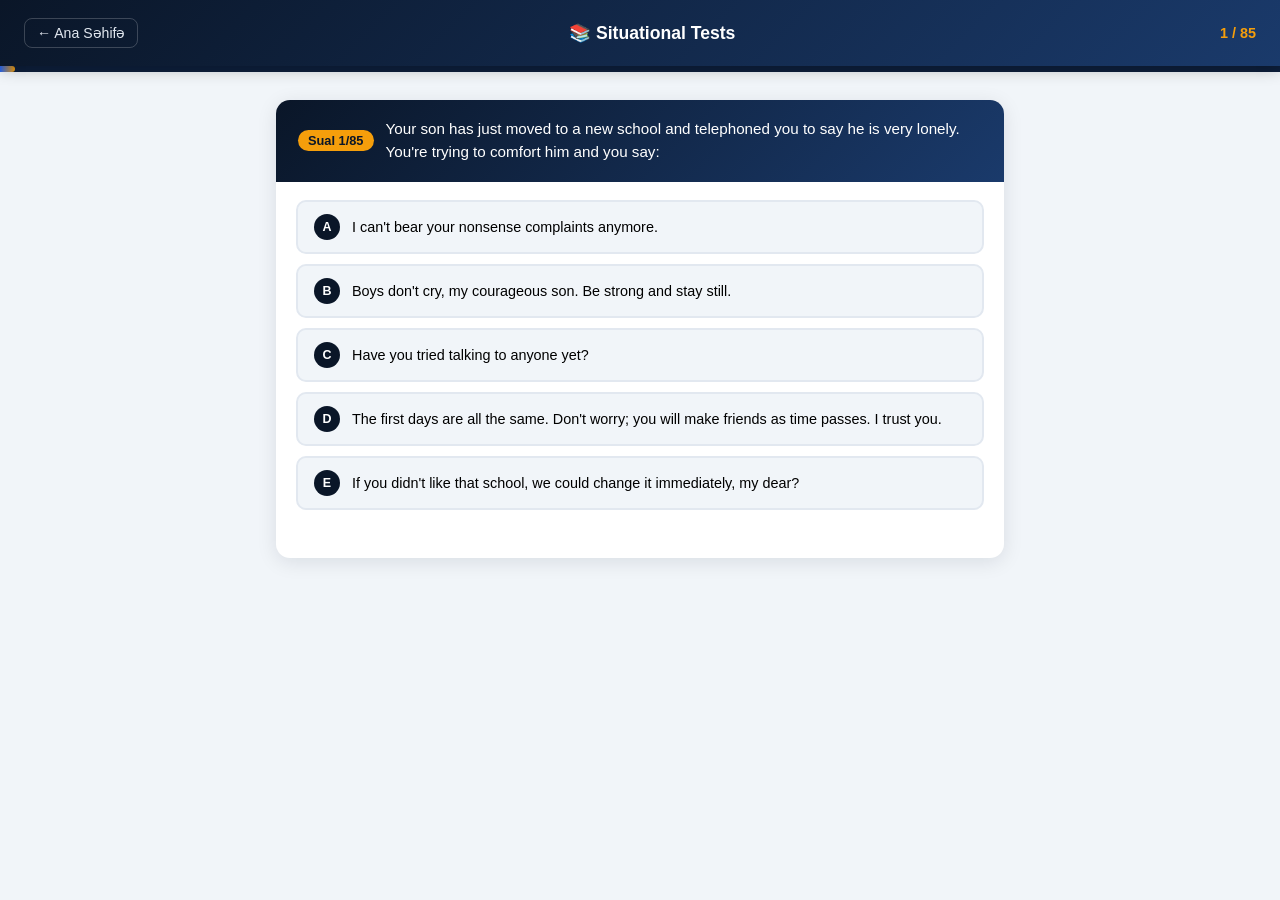
<file: quiz-situational.html>
<!DOCTYPE html>
<html lang="en">
<head>
<meta charset="UTF-8"/>
<meta name="viewport" content="width=device-width, initial-scale=1.0"/>
<title>Situational Tests | Şəhla Müseyibova</title>
<link rel="stylesheet" href="quiz-template.css"/>
</head>
<body>
<div class="quiz-header">
  <a href="index.html">&#8592; Ana Səhifə</a>
  <div class="quiz-title">&#128218; Situational Tests</div>
  <div class="quiz-counter" id="counter">1 / 85</div>
</div>
<div class="progress-wrap"><div class="progress-bar" id="progressBar" style="width:1.2%"></div></div>
<main id="quizMain"></main>
<div id="result-screen">
  <div class="result-emoji" id="resultEmoji">&#127942;</div>
  <div class="result-title">Test Başa Çatdı!</div>
  <div class="result-score" id="resultScore"></div>
  <div class="result-detail">
    <div class="result-stat"><div class="result-stat-num stat-c" id="correctCount">0</div><div class="result-stat-lbl">&#10003; Düzgün</div></div>
    <div class="result-stat"><div class="result-stat-num stat-w" id="wrongCount">0</div><div class="result-stat-lbl">&#10007; Yanlış</div></div>
    <div class="result-stat"><div class="result-stat-num" style="color:#2563eb" id="percentCount">0%</div><div class="result-stat-lbl">Nəticə</div></div>
  </div>
  <button class="restart-btn" onclick="restartQuiz()">&#128257; Yenidən Başla</button>
  <a href="index.html" class="back-btn-result">&#127968; Ana Səhifə</a>
</div>
<script src="quiz-situational-data.js"></script>
<script>
var score=0,wrong=0;
function buildQuestions(){
  var main=document.getElementById("quizMain");
  main.innerHTML="";
  questions.forEach(function(q,i){
    var card=document.createElement("div");
    card.className="question-card"+(i===0?" active":"");
    card.id="q"+i;
    var L=["A","B","C","D","E"];
    var optsHtml=q.opts.map(function(opt,oi){
      return "<button class=\"option-btn\" onclick=\"answer("+i+","+oi+")\" id=\"opt_"+i+"_"+oi+"\"><span class=\"option-label\">"+L[oi]+"</span><span>"+opt+"</span></button>";
    }).join("");
    card.innerHTML="<div class=\"q-header\"><span class=\"q-number\">Sual "+(i+1)+"/"+questions.length+"</span><span class=\"q-text\">"+q.q+"</span></div><div class=\"options\">"+optsHtml+"</div><div class=\"feedback\" id=\"fb_"+i+"\"></div><div class=\"q-nav\"><button class=\"next-btn\" id=\"next_"+i+"\" onclick=\"nextQ("+i+")\">"+( i<questions.length-1?"Növbəti &#8594;":"Nəticə &#128202;")+"</button></div>";
    main.appendChild(card);
  });
}
function answer(qIdx,optIdx){
  var q=questions[qIdx];
  var btns=document.querySelectorAll("[id^=\"opt_"+qIdx+"_\"]");
  for(var b=0;b<btns.length;b++){btns[b].disabled=true;}
  var fb=document.getElementById("fb_"+qIdx);
  var L=["A","B","C","D","E"];
  if(optIdx===q.ans){
    score++;
    document.getElementById("opt_"+qIdx+"_"+optIdx).classList.add("correct");
    fb.innerHTML="&#10003; Düzgündür!";
    fb.className="feedback show correct-fb";
  } else {
    wrong++;
    document.getElementById("opt_"+qIdx+"_"+optIdx).classList.add("wrong");
    document.getElementById("opt_"+qIdx+"_"+q.ans).classList.add("correct");
    fb.innerHTML="&#10007; Yanlışdır! Düzgün cavab: "+L[q.ans]+") "+q.opts[q.ans];
    fb.className="feedback show wrong-fb";
  }
  document.getElementById("next_"+qIdx).classList.add("show");
}
function nextQ(cur){
  document.getElementById("q"+cur).classList.remove("active");
  var nxt=cur+1;
  if(nxt<questions.length){
    document.getElementById("q"+nxt).classList.add("active");
    var pct=Math.round((nxt/questions.length)*100);
    document.getElementById("progressBar").style.width=Math.max(pct,1)+"%";
    document.getElementById("counter").textContent=(nxt+1)+" / "+questions.length;
  } else {showResult();}
}
function showResult(){
  document.getElementById("quizMain").style.display="none";
  document.getElementById("result-screen").classList.add("show");
  var pct=Math.round((score/questions.length)*100);
  var el=document.getElementById("resultScore");
  el.textContent=score+" / "+questions.length;
  el.className="result-score "+(pct>=70?"score-green":pct>=50?"score-yellow":"score-red");
  document.getElementById("resultEmoji").textContent=pct>=70?"&#127942;":"&#128170;";
  document.getElementById("correctCount").textContent=score;
  document.getElementById("wrongCount").textContent=wrong;
  document.getElementById("percentCount").textContent=pct+"%";
  document.getElementById("progressBar").style.width="100%";
}
function restartQuiz(){
  score=0;wrong=0;
  document.getElementById("result-screen").classList.remove("show");
  document.getElementById("quizMain").style.display="";
  document.getElementById("progressBar").style.width="1%";
  document.getElementById("counter").textContent="1 / "+questions.length;
  buildQuestions();
}
buildQuestions();
</script>
</body>
</html>
</file>
<file: quiz-template.css>
/* ===== QUIZ SHARED STYLES ===== */
*, *::before, *::after { box-sizing: border-box; margin: 0; padding: 0; }

:root {
  --navy:     #0a1628;
  --navy-mid: #0d1f3c;
  --blue:     #1a3a6b;
  --accent:   #2563eb;
  --accent2:  #3b82f6;
  --gold:     #f59e0b;
  --white:    #ffffff;
  --gray-100: #f1f5f9;
  --gray-200: #e2e8f0;
  --gray-600: #475569;
  --correct:  #16a34a;
  --wrong:    #dc2626;
  --correct-bg: #dcfce7;
  --wrong-bg:   #fee2e2;
}

html { scroll-behavior: smooth; }
body {
  font-family: 'Segoe UI', Arial, sans-serif;
  background: var(--gray-100);
  min-height: 100vh;
}

/* HEADER */
.quiz-header {
  background: linear-gradient(135deg, var(--navy), var(--blue));
  padding: 18px 24px;
  display: flex; align-items: center; justify-content: space-between;
  box-shadow: 0 2px 16px rgba(0,0,0,0.3);
  position: sticky; top: 0; z-index: 100;
}

.quiz-header a {
  color: var(--gray-200); text-decoration: none;
  font-size: 0.88rem; display: flex; align-items: center; gap: 6px;
  padding: 6px 12px; border-radius: 8px;
  border: 1px solid rgba(255,255,255,0.2);
  transition: 0.2s;
}
.quiz-header a:hover { background: rgba(255,255,255,0.1); }

.quiz-title {
  color: var(--white); font-size: 1.1rem; font-weight: 700;
  text-align: center;
}

.quiz-counter {
  color: var(--gold); font-weight: 700; font-size: 0.9rem;
  min-width: 90px; text-align: right;
}

/* PROGRESS BAR */
.progress-wrap {
  background: var(--navy-mid);
  height: 6px;
}
.progress-bar {
  height: 100%; background: linear-gradient(90deg, var(--accent), var(--gold));
  transition: width 0.4s ease;
  border-radius: 0 3px 3px 0;
}

/* MAIN */
main { max-width: 760px; margin: 0 auto; padding: 28px 16px 60px; }

/* QUESTION CARD */
.question-card {
  background: var(--white);
  border-radius: 14px;
  box-shadow: 0 4px 20px rgba(10,22,40,0.1);
  overflow: hidden;
  margin-bottom: 20px;
  display: none;
}
.question-card.active { display: block; animation: fadeIn 0.3s ease; }

@keyframes fadeIn {
  from { opacity: 0; transform: translateY(8px); }
  to   { opacity: 1; transform: translateY(0); }
}

.q-header {
  background: linear-gradient(135deg, var(--navy), var(--blue));
  padding: 18px 22px;
  display: flex; align-items: center; gap: 12px;
}

.q-number {
  background: var(--gold); color: var(--navy);
  font-size: 0.8rem; font-weight: 800;
  padding: 3px 10px; border-radius: 20px;
  white-space: nowrap;
}

.q-text {
  color: var(--white); font-size: 0.95rem;
  font-weight: 500; line-height: 1.5;
}

/* OPTIONS */
.options { padding: 18px 20px; display: flex; flex-direction: column; gap: 10px; }

.option-btn {
  display: flex; align-items: center; gap: 12px;
  background: var(--gray-100);
  border: 2px solid var(--gray-200);
  border-radius: 10px; padding: 12px 16px;
  cursor: pointer; text-align: left;
  font-size: 0.9rem; font-weight: 500;
  transition: all 0.2s ease;
  width: 100%;
}

.option-btn:hover:not(:disabled) {
  border-color: var(--accent);
  background: #eff6ff;
  transform: translateX(3px);
}

.option-label {
  background: var(--navy); color: var(--white);
  font-size: 0.78rem; font-weight: 700;
  width: 26px; height: 26px; border-radius: 50%;
  display: flex; align-items: center; justify-content: center;
  flex-shrink: 0;
}

/* CORRECT / WRONG states */
.option-btn.correct {
  background: var(--correct-bg);
  border-color: var(--correct);
  color: #14532d;
}
.option-btn.correct .option-label {
  background: var(--correct);
}

.option-btn.wrong {
  background: var(--wrong-bg);
  border-color: var(--wrong);
  color: #7f1d1d;
}
.option-btn.wrong .option-label {
  background: var(--wrong);
}

.option-btn:disabled { cursor: not-allowed; opacity: 0.85; }

/* FEEDBACK */
.feedback {
  margin: 0 20px 16px;
  padding: 10px 16px;
  border-radius: 8px;
  font-size: 0.88rem; font-weight: 600;
  display: none;
}
.feedback.show { display: block; }
.feedback.correct-fb { background: var(--correct-bg); color: #14532d; border-left: 4px solid var(--correct); }
.feedback.wrong-fb   { background: var(--wrong-bg);   color: #7f1d1d; border-left: 4px solid var(--wrong);   }

/* NAV BUTTONS */
.q-nav {
  padding: 12px 20px 18px;
  display: flex; justify-content: flex-end;
}

.next-btn {
  background: linear-gradient(135deg, var(--accent), var(--blue));
  color: var(--white); border: none;
  padding: 10px 24px; border-radius: 10px;
  font-size: 0.9rem; font-weight: 700;
  cursor: pointer; display: none;
  transition: 0.2s;
}
.next-btn.show { display: block; }
.next-btn:hover { opacity: 0.88; transform: translateY(-1px); }

/* RESULT SCREEN */
#result-screen {
  display: none;
  text-align: center;
  background: var(--white);
  border-radius: 14px;
  padding: 48px 32px;
  box-shadow: 0 4px 20px rgba(10,22,40,0.1);
}
#result-screen.show { display: block; animation: fadeIn 0.4s ease; }

.result-emoji { font-size: 4rem; margin-bottom: 12px; }
.result-title { font-size: 1.5rem; font-weight: 800; margin-bottom: 8px; color: var(--navy); }
.result-score {
  font-size: 3rem; font-weight: 900; margin: 16px 0;
}
.score-green  { color: var(--correct); }
.score-yellow { color: #ca8a04; }
.score-red    { color: var(--wrong); }

.result-detail {
  display: flex; justify-content: center; gap: 24px;
  margin: 16px 0 28px;
}
.result-stat {
  background: var(--gray-100); border-radius: 10px; padding: 12px 20px;
}
.result-stat-num { font-size: 1.5rem; font-weight: 800; }
.result-stat-lbl { font-size: 0.75rem; color: var(--gray-600); margin-top: 2px; }
.stat-c { color: var(--correct); }
.stat-w { color: var(--wrong); }

.restart-btn {
  background: linear-gradient(135deg, var(--accent), var(--blue));
  color: var(--white); border: none;
  padding: 14px 36px; border-radius: 12px;
  font-size: 1rem; font-weight: 700;
  cursor: pointer; margin-right: 10px;
  transition: 0.2s;
}
.restart-btn:hover { opacity: 0.88; }

.back-btn-result {
  background: var(--gray-100); color: var(--navy);
  border: 2px solid var(--gray-200);
  padding: 14px 24px; border-radius: 12px;
  font-size: 1rem; font-weight: 600;
  cursor: pointer; text-decoration: none;
  display: inline-block; transition: 0.2s;
}
.back-btn-result:hover { border-color: var(--accent); color: var(--accent); }

/* MOBILE */
@media (max-width: 600px) {
  .quiz-title { font-size: 0.9rem; }
  .result-detail { flex-direction: column; align-items: center; }
}
</file>
